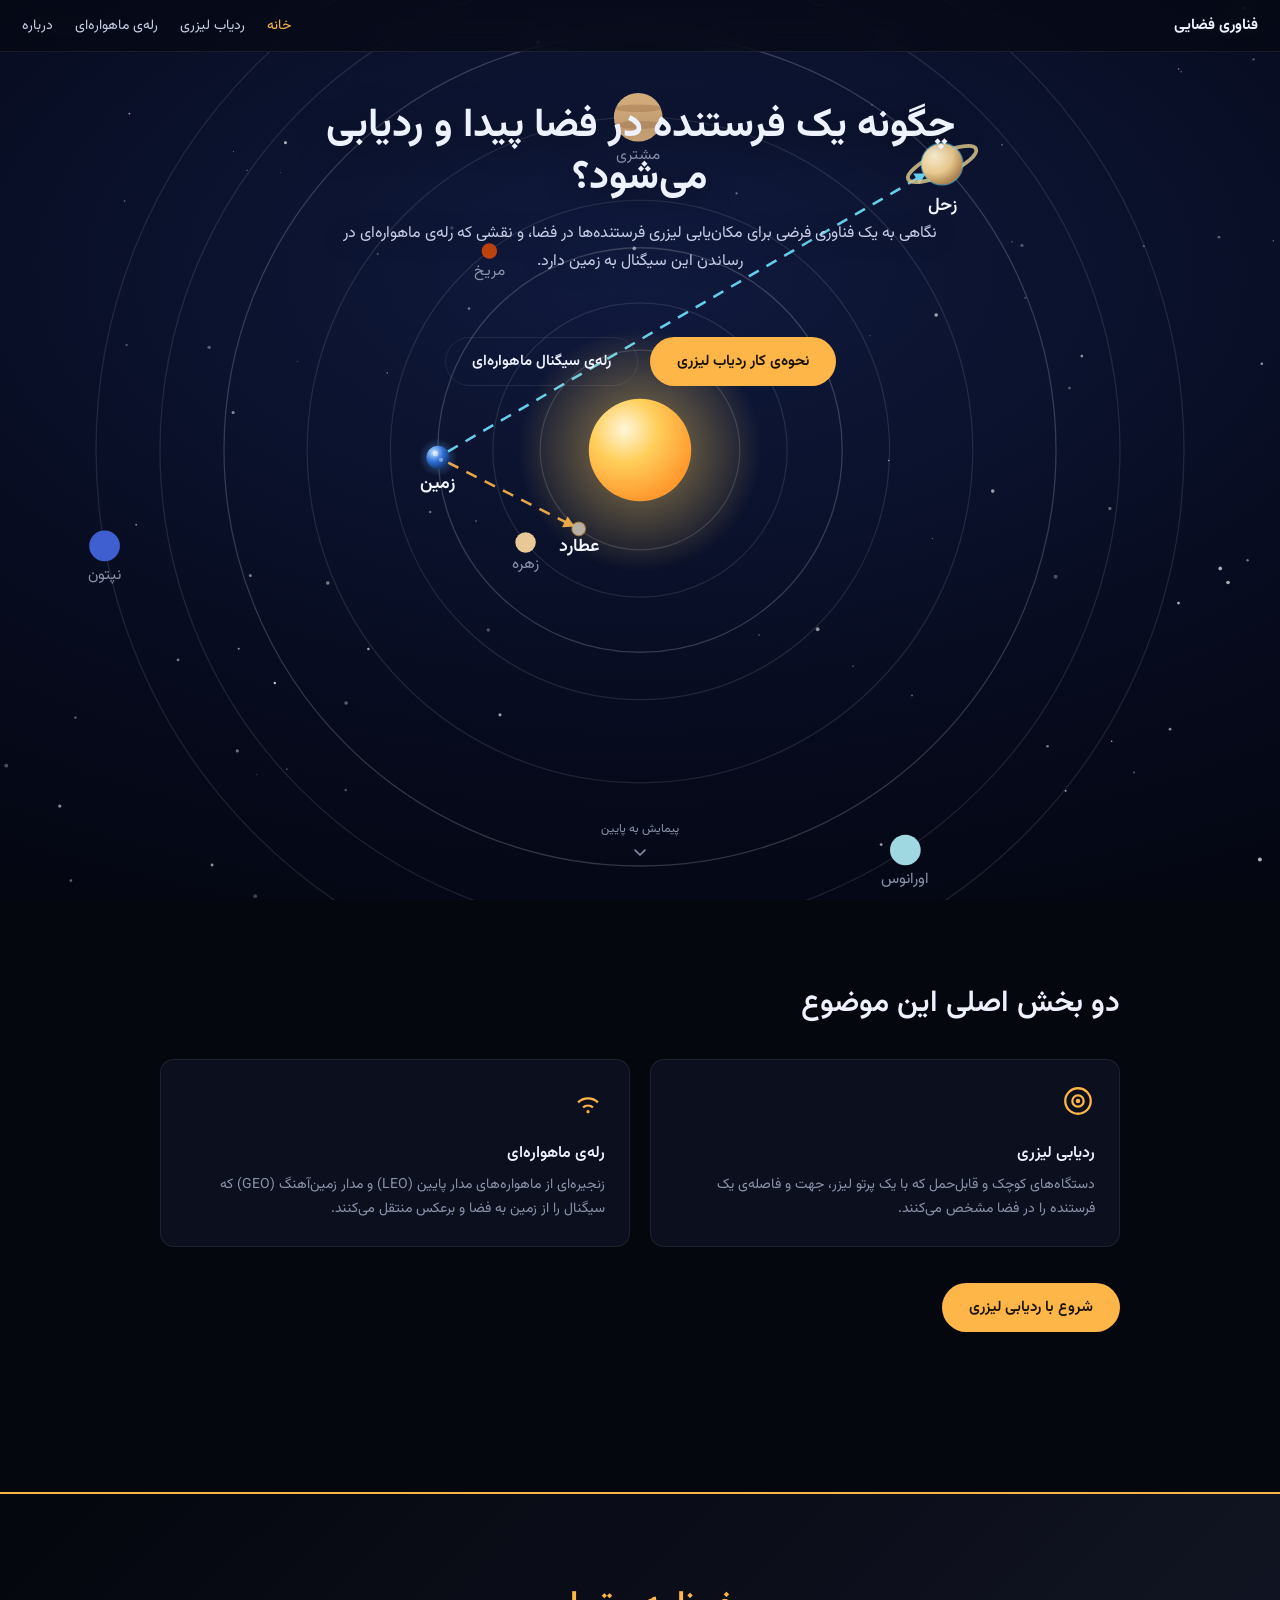
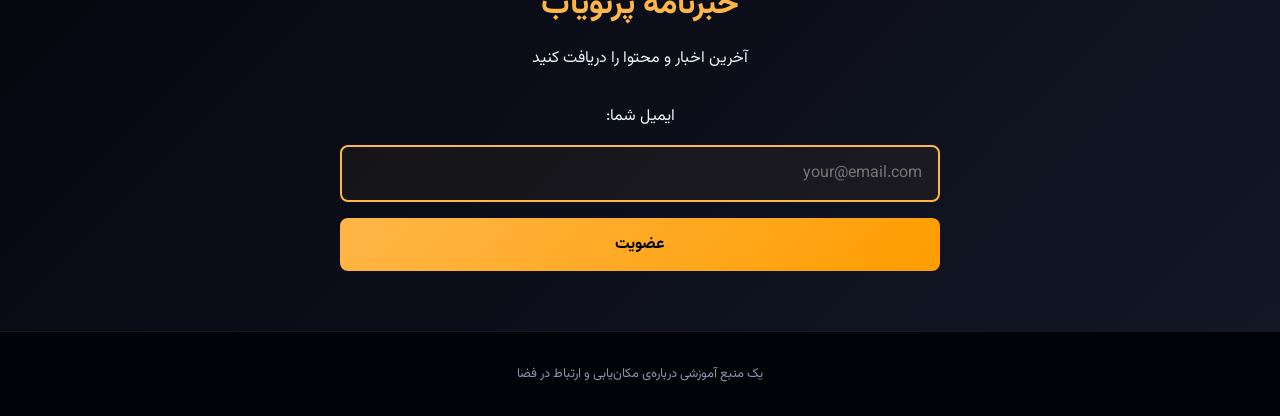
<file: index.html>
<!DOCTYPE html>
<html lang="fa" dir="rtl">
<head>
<meta charset="UTF-8">
<meta name="viewport" content="width=device-width, initial-scale=1.0">
<meta name="color-scheme" content="dark">
<title>مکان‌یابی لیزری و ارتباط ماهواره‌ای در فضا</title>
<link rel="preconnect" href="https://fonts.googleapis.com">
<link rel="preconnect" href="https://fonts.gstatic.com" crossorigin>
<link href="https://fonts.googleapis.com/css2?family=Vazirmatn:wght@400;500;600;700&display=swap" rel="stylesheet">
<link rel="stylesheet" href="styles.css">
</head>
<body>

<nav class="nav">
  <a class="nav-mark" href="index.html">فناوری فضایی</a>
  <div class="nav-links">
    <a href="index.html">خانه</a>
    <a href="product.html">ردیاب لیزری</a>
    <a href="tech.html">رله‌ی ماهواره‌ای</a>
    <a href="about.html">درباره</a>
  </div>
</nav>

<div id="bg-root"></div>

<main>
  <section id="hero" class="hero">
    <div class="hero-inner">
      <h1 class="hero-title">چگونه یک فرستنده در فضا پیدا و ردیابی می‌شود؟</h1>
      <p class="hero-sub">نگاهی به یک فناوری فرضی برای مکان‌یابی لیزری فرستنده‌ها در فضا، و نقشی که رله‌ی ماهواره‌ای در رساندن این سیگنال به زمین دارد.</p>
      <p class="hero-caption" id="caption" aria-live="polite"></p>
      <div class="hero-ctas">
        <a class="btn" href="product.html">نحوه‌ی کار ردیاب لیزری</a>
        <a class="btn btn-ghost" href="tech.html">رله‌ی سیگنال ماهواره‌ای</a>
      </div>
    </div>
    <a href="#more" class="scroll-cue">
      <span>پیمایش به پایین</span>
      <svg width="16" height="16" viewBox="0 0 16 16" aria-hidden="true"><path d="M3 6l5 5 5-5" stroke="currentColor" stroke-width="1.6" fill="none" stroke-linecap="round" stroke-linejoin="round"/></svg>
    </a>
  </section>

  <section id="more" class="section">
    <div class="section-inner">
      <h2>دو بخش اصلی این موضوع</h2>
      <div class="grid">
        <div class="card">
          <svg class="icon" viewBox="0 0 24 24" fill="none" stroke="currentColor" stroke-width="1.6"><circle cx="12" cy="12" r="9"/><circle cx="12" cy="12" r="4"/><circle cx="12" cy="12" r="0.8" fill="currentColor"/></svg>
          <h3>ردیابی لیزری</h3>
          <p>دستگاه‌های کوچک و قابل‌حمل که با یک پرتو لیزر، جهت و فاصله‌ی یک فرستنده را در فضا مشخص می‌کنند.</p>
        </div>
        <div class="card">
          <svg class="icon" viewBox="0 0 24 24" fill="none" stroke="currentColor" stroke-width="1.6"><path d="M5 13a10 10 0 0 1 14 0"/><path d="M8.5 16.5a5.5 5.5 0 0 1 7 0"/><circle cx="12" cy="19.5" r="1.1" fill="currentColor" stroke="none"/></svg>
          <h3>رله‌ی ماهواره‌ای</h3>
          <p>زنجیره‌ای از ماهواره‌های مدار پایین (LEO) و مدار زمین‌آهنگ (GEO) که سیگنال را از زمین به فضا و برعکس منتقل می‌کنند.</p>
        </div>
      </div>
      <div class="section-cta">
        <a class="btn" href="product.html">شروع با ردیابی لیزری</a>
      </div>
    </div>
  </section>

  <!-- کد فرم را اینجا قرار دهید -->
  <section class="newsletter">
  <div class="newsletter-content">
    <h2>خبرنامه پرتویاب</h2>
    <p>آخرین اخبار و محتوا را دریافت کنید</p>
    
    <form action="https://formspree.io/f/xrpbpaeb" method="POST" class="newsletter-form">
      <label for="email">ایمیل شما:</label>
      <input 
        type="email" 
        name="email" 
        id="email"
        placeholder="your@email.com"
        required
      >
      
      <button type="submit">عضویت</button>
    </form>
  </div>
  </section>

  
</main>

<footer class="site-footer">
  <p>یک منبع آموزشی درباره‌ی مکان‌یابی و ارتباط در فضا</p>
</footer>

<script src="script.js"></script>
</body>
</html>
</file>
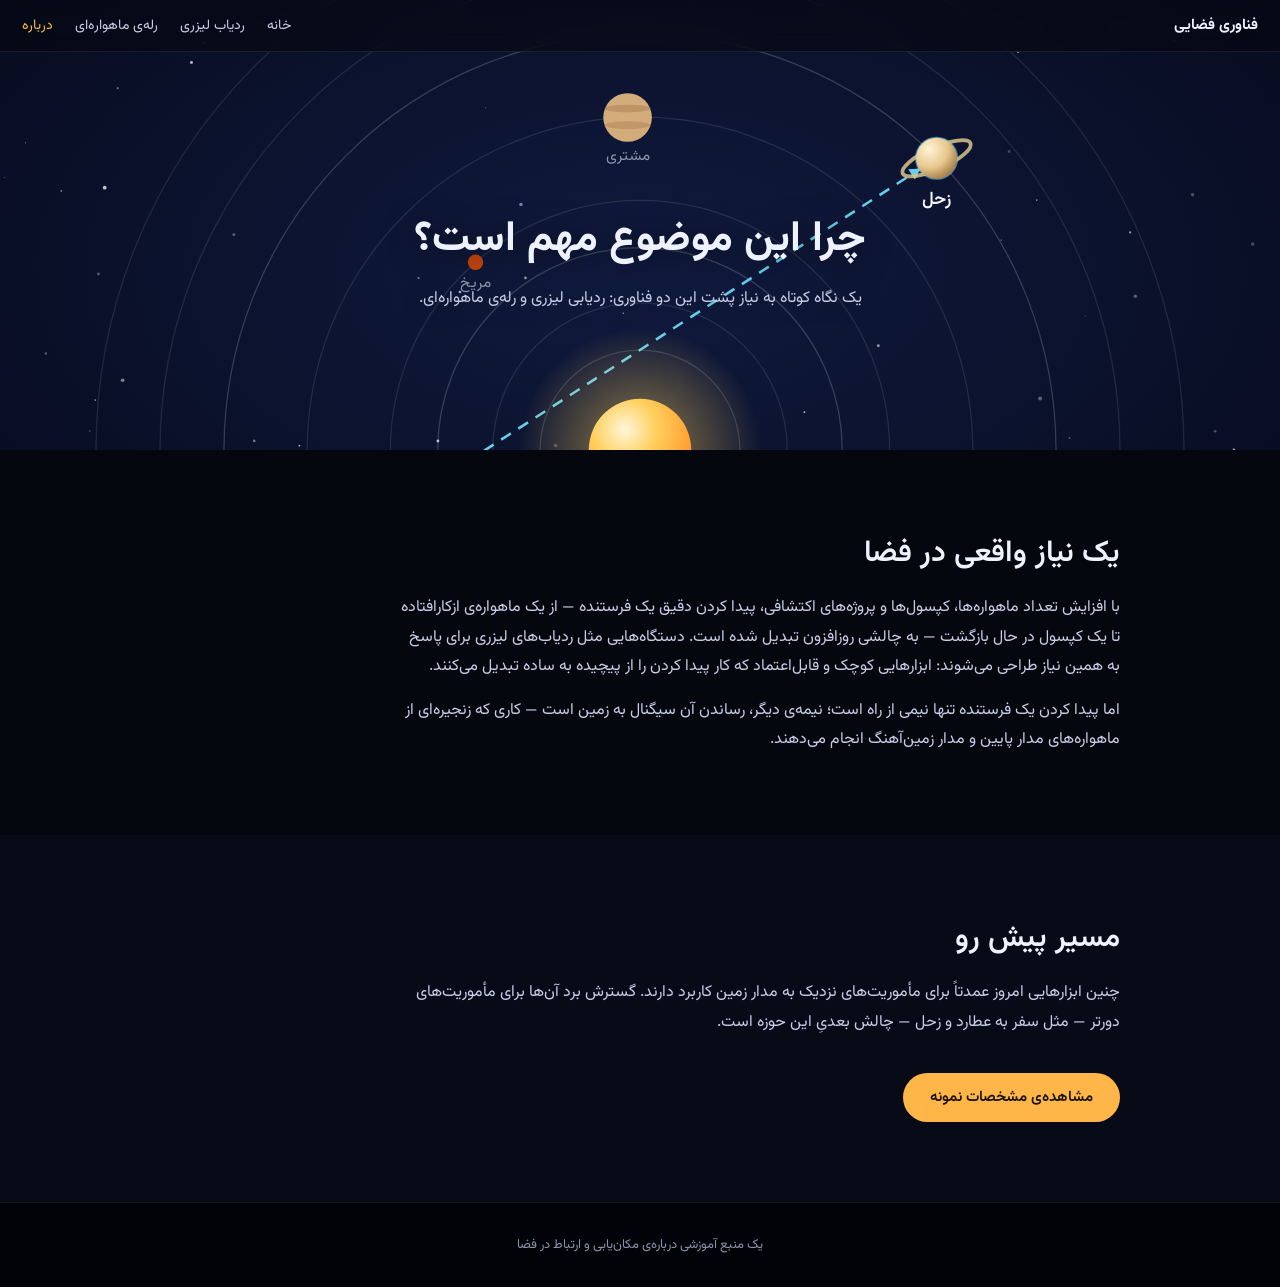
<file: about.html>
<!DOCTYPE html>
<html lang="fa" dir="rtl">
<head>
<meta charset="UTF-8">
<meta name="viewport" content="width=device-width, initial-scale=1.0">
<meta name="color-scheme" content="dark">
<title>درباره‌ی این منبع</title>
<link rel="preconnect" href="https://fonts.googleapis.com">
<link rel="preconnect" href="https://fonts.gstatic.com" crossorigin>
<link href="https://fonts.googleapis.com/css2?family=Vazirmatn:wght@400;500;600;700&display=swap" rel="stylesheet">
<link rel="stylesheet" href="styles.css">
</head>
<body>

<nav class="nav">
  <a class="nav-mark" href="index.html">فناوری فضایی</a>
  <div class="nav-links">
    <a href="index.html">خانه</a>
    <a href="product.html">ردیاب لیزری</a>
    <a href="tech.html">رله‌ی ماهواره‌ای</a>
    <a href="about.html">درباره</a>
  </div>
</nav>

<div id="bg-root"></div>

<main>
  <section class="page-header">
    <h1>چرا این موضوع مهم است؟</h1>
    <p>یک نگاه کوتاه به نیاز پشت این دو فناوری: ردیابی لیزری و رله‌ی ماهواره‌ای.</p>
  </section>

  <section class="section">
    <div class="section-inner">
      <h2>یک نیاز واقعی در فضا</h2>
      <p>با افزایش تعداد ماهواره‌ها، کپسول‌ها و پروژه‌های اکتشافی، پیدا کردن دقیق یک فرستنده — از یک ماهواره‌ی ازکارافتاده تا یک کپسول در حال بازگشت — به چالشی روزافزون تبدیل شده است. دستگاه‌هایی مثل ردیاب‌های لیزری برای پاسخ به همین نیاز طراحی می‌شوند: ابزارهایی کوچک و قابل‌اعتماد که کار پیدا کردن را از پیچیده به ساده تبدیل می‌کنند.</p>
      <p>اما پیدا کردن یک فرستنده تنها نیمی از راه است؛ نیمه‌ی دیگر، رساندن آن سیگنال به زمین است — کاری که زنجیره‌ای از ماهواره‌های مدار پایین و مدار زمین‌آهنگ انجام می‌دهند.</p>
    </div>
  </section>

  <section class="section section-alt">
    <div class="section-inner">
      <h2>مسیر پیش رو</h2>
      <p>چنین ابزارهایی امروز عمدتاً برای مأموریت‌های نزدیک به مدار زمین کاربرد دارند. گسترش برد آن‌ها برای مأموریت‌های دورتر — مثل سفر به عطارد و زحل — چالش بعدیِ این حوزه است.</p>
      <div class="section-cta">
        <a class="btn" href="product.html">مشاهده‌ی مشخصات نمونه</a>
      </div>
    </div>
  </section>
</main>

<footer class="site-footer">
  <p>یک منبع آموزشی درباره‌ی مکان‌یابی و ارتباط در فضا</p>
</footer>

<script src="script.js"></script>
</body>
</html>
</file>
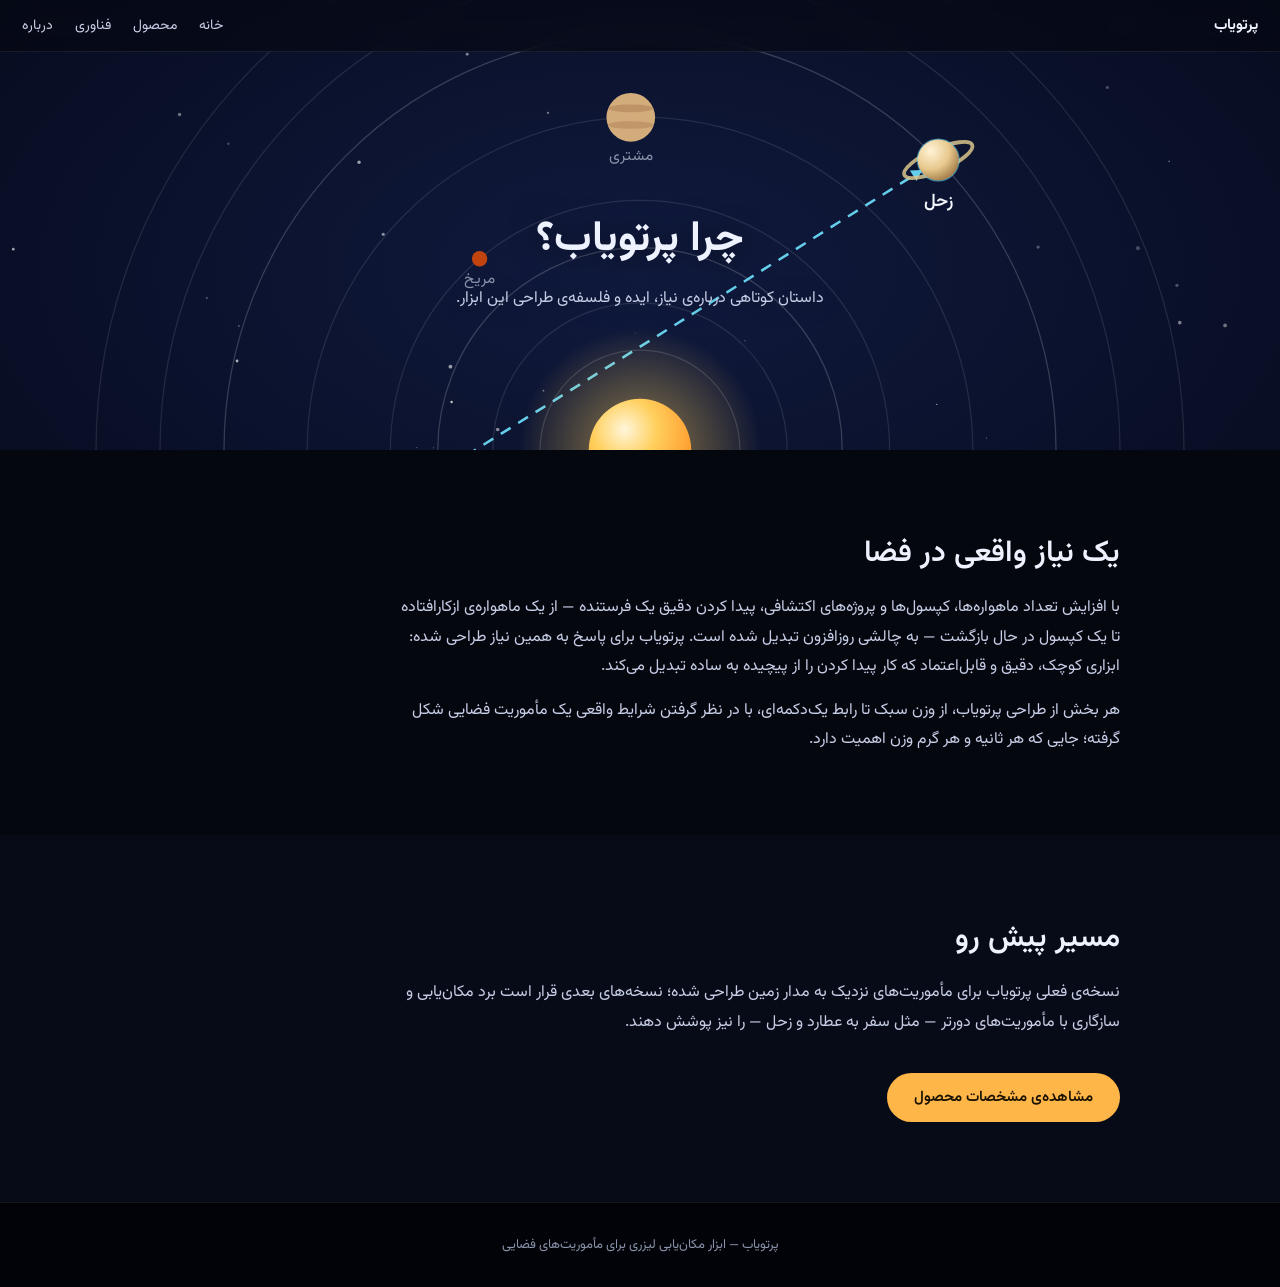
<file: about_v02.html>
<!DOCTYPE html>
<html lang="fa" dir="rtl">
<head>
<meta charset="UTF-8">
<meta name="viewport" content="width=device-width, initial-scale=1.0">
<meta name="color-scheme" content="dark">
<title>درباره — پرتویاب</title>
<link rel="preconnect" href="https://fonts.googleapis.com">
<link rel="preconnect" href="https://fonts.gstatic.com" crossorigin>
<link href="https://fonts.googleapis.com/css2?family=Vazirmatn:wght@400;500;600;700&display=swap" rel="stylesheet">
<link rel="stylesheet" href="styles.css">
</head>
<body>

<nav class="nav">
  <a class="nav-mark" href="index.html">پرتویاب</a>
  <div class="nav-links">
    <a href="index.html">خانه</a>
    <a href="product.html">محصول</a>
    <a href="tech.html">فناوری</a>
    <a href="about.html">درباره</a>
  </div>
</nav>

<div id="bg-root"></div>

<main>
  <section class="page-header">
    <h1>چرا پرتویاب؟</h1>
    <p>داستان کوتاهی درباره‌ی نیاز، ایده و فلسفه‌ی طراحی این ابزار.</p>
  </section>

  <section class="section">
    <div class="section-inner">
      <h2>یک نیاز واقعی در فضا</h2>
      <p>با افزایش تعداد ماهواره‌ها، کپسول‌ها و پروژه‌های اکتشافی، پیدا کردن دقیق یک فرستنده — از یک ماهواره‌ی ازکارافتاده تا یک کپسول در حال بازگشت — به چالشی روزافزون تبدیل شده است. پرتویاب برای پاسخ به همین نیاز طراحی شده: ابزاری کوچک، دقیق و قابل‌اعتماد که کار پیدا کردن را از پیچیده به ساده تبدیل می‌کند.</p>
      <p>هر بخش از طراحی پرتویاب، از وزن سبک تا رابط یک‌دکمه‌ای، با در نظر گرفتن شرایط واقعی یک مأموریت فضایی شکل گرفته؛ جایی که هر ثانیه و هر گرم وزن اهمیت دارد.</p>
    </div>
  </section>

  <section class="section section-alt">
    <div class="section-inner">
      <h2>مسیر پیش رو</h2>
      <p>نسخه‌ی فعلی پرتویاب برای مأموریت‌های نزدیک به مدار زمین طراحی شده؛ نسخه‌های بعدی قرار است برد مکان‌یابی و سازگاری با مأموریت‌های دورتر — مثل سفر به عطارد و زحل — را نیز پوشش دهند.</p>
      <div class="section-cta">
        <a class="btn" href="product.html">مشاهده‌ی مشخصات محصول</a>
      </div>
    </div>
  </section>
</main>

<footer class="site-footer">
  <p>پرتویاب — ابزار مکان‌یابی لیزری برای مأموریت‌های فضایی</p>
</footer>

<script src="script.js"></script>
</body>
</html>
</file>
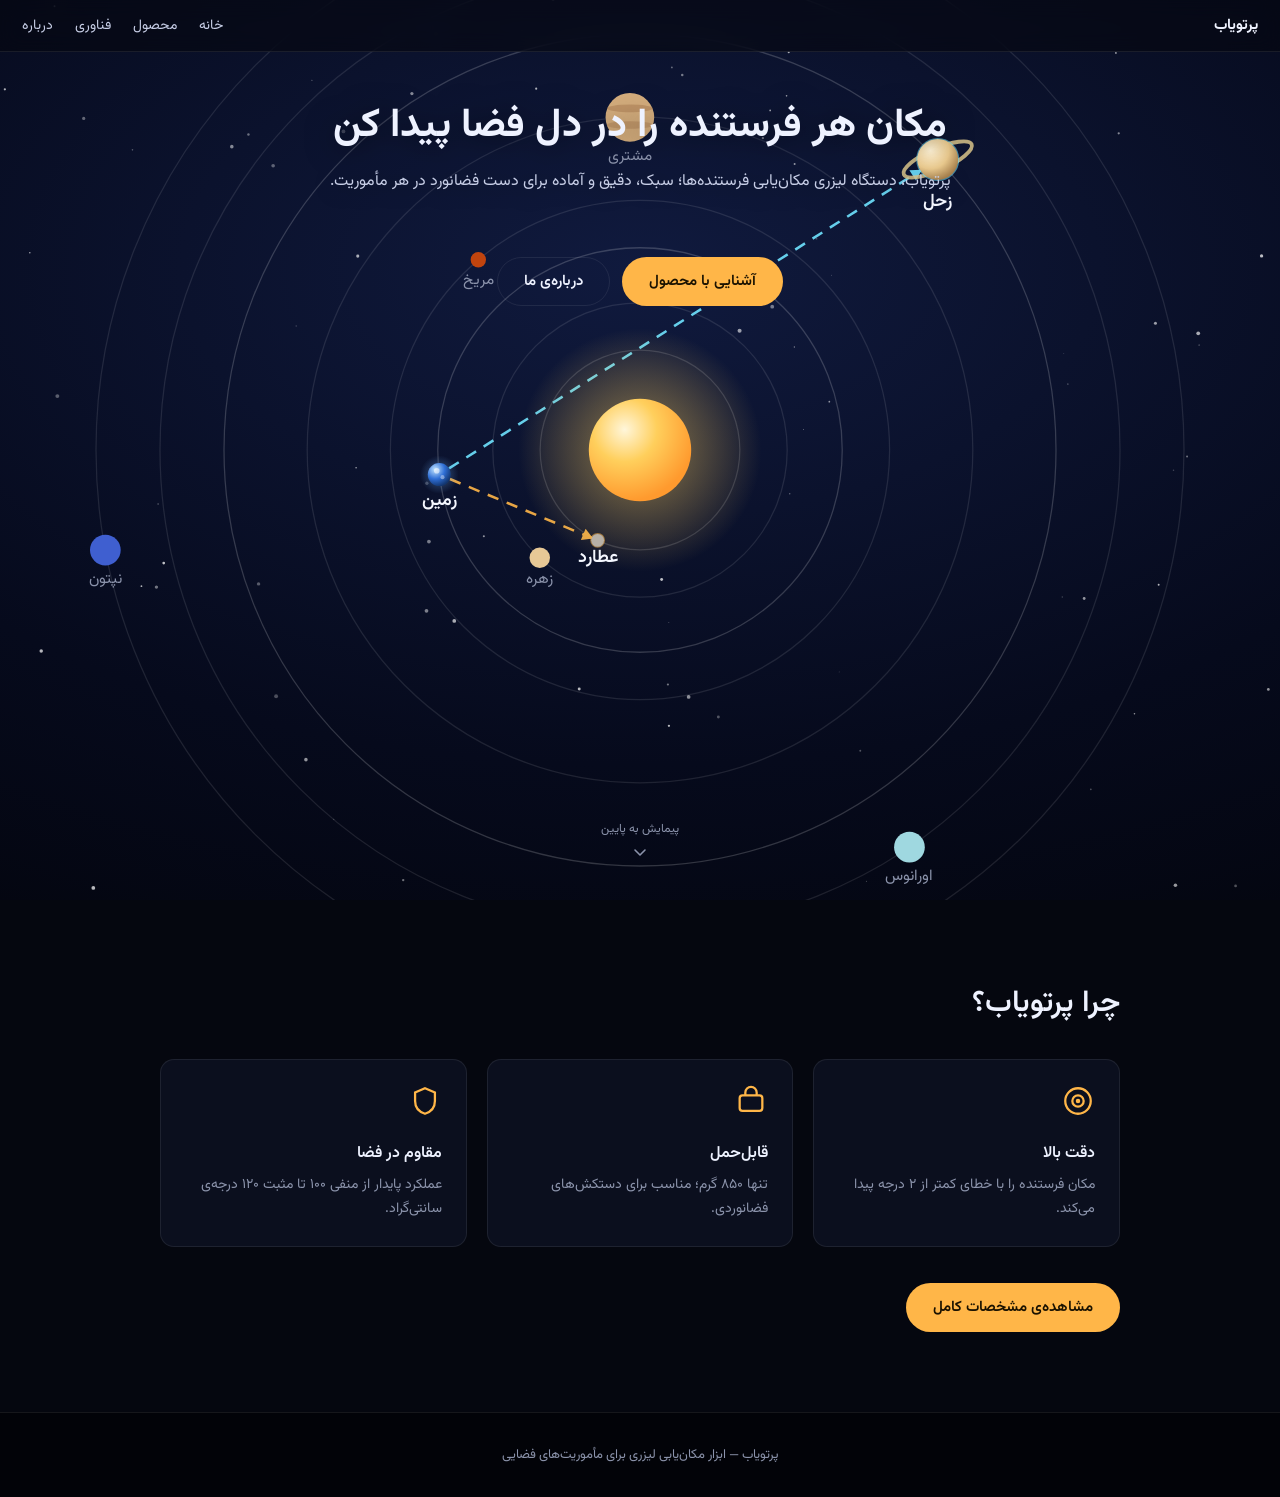
<file: index_v02.html>
<!DOCTYPE html>
<html lang="fa" dir="rtl">
<head>
<meta charset="UTF-8">
<meta name="viewport" content="width=device-width, initial-scale=1.0">
<meta name="color-scheme" content="dark">
<title>پرتویاب | مکان‌یابی لیزری فرستنده‌های فضایی</title>
<link rel="preconnect" href="https://fonts.googleapis.com">
<link rel="preconnect" href="https://fonts.gstatic.com" crossorigin>
<link href="https://fonts.googleapis.com/css2?family=Vazirmatn:wght@400;500;600;700&display=swap" rel="stylesheet">
<link rel="stylesheet" href="styles.css">
</head>
<body>

<nav class="nav">
  <a class="nav-mark" href="index.html">پرتویاب</a>
  <div class="nav-links">
    <a href="index.html">خانه</a>
    <a href="product.html">محصول</a>
    <a href="tech.html">فناوری</a>
    <a href="about.html">درباره</a>
  </div>
</nav>

<div id="bg-root"></div>

<main>
  <section id="hero" class="hero">
    <div class="hero-inner">
      <h1 class="hero-title">مکان هر فرستنده را در دل فضا پیدا کن</h1>
      <p class="hero-sub">پرتویاب، دستگاه لیزری مکان‌یابی فرستنده‌ها؛ سبک، دقیق و آماده برای دست فضانورد در هر مأموریت.</p>
      <p class="hero-caption" id="caption" aria-live="polite"></p>
      <div class="hero-ctas">
        <a class="btn" href="product.html">آشنایی با محصول</a>
        <a class="btn btn-ghost" href="about.html">درباره‌ی ما</a>
      </div>
    </div>
    <a href="#more" class="scroll-cue">
      <span>پیمایش به پایین</span>
      <svg width="16" height="16" viewBox="0 0 16 16" aria-hidden="true"><path d="M3 6l5 5 5-5" stroke="currentColor" stroke-width="1.6" fill="none" stroke-linecap="round" stroke-linejoin="round"/></svg>
    </a>
  </section>

  <section id="more" class="section">
    <div class="section-inner">
      <h2>چرا پرتویاب؟</h2>
      <div class="grid">
        <div class="card">
          <svg class="icon" viewBox="0 0 24 24" fill="none" stroke="currentColor" stroke-width="1.6"><circle cx="12" cy="12" r="9"/><circle cx="12" cy="12" r="4"/><circle cx="12" cy="12" r="0.8" fill="currentColor"/></svg>
          <h3>دقت بالا</h3>
          <p>مکان فرستنده را با خطای کمتر از ۲ درجه پیدا می‌کند.</p>
        </div>
        <div class="card">
          <svg class="icon" viewBox="0 0 24 24" fill="none" stroke="currentColor" stroke-width="1.6"><rect x="4" y="8" width="16" height="11" rx="2"/><path d="M8 8V6a4 4 0 0 1 8 0v2"/></svg>
          <h3>قابل‌حمل</h3>
          <p>تنها ۸۵۰ گرم؛ مناسب برای دستکش‌های فضانوردی.</p>
        </div>
        <div class="card">
          <svg class="icon" viewBox="0 0 24 24" fill="none" stroke="currentColor" stroke-width="1.6"><path d="M12 3l7 3v6c0 5-3.2 7.8-7 9-3.8-1.2-7-4-7-9V6l7-3z"/></svg>
          <h3>مقاوم در فضا</h3>
          <p>عملکرد پایدار از منفی ۱۰۰ تا مثبت ۱۲۰ درجه‌ی سانتی‌گراد.</p>
        </div>
      </div>
      <div class="section-cta">
        <a class="btn" href="product.html">مشاهده‌ی مشخصات کامل</a>
      </div>
    </div>
  </section>
</main>

<footer class="site-footer">
  <p>پرتویاب — ابزار مکان‌یابی لیزری برای مأموریت‌های فضایی</p>
</footer>

<script src="script.js"></script>
</body>
</html>
</file>
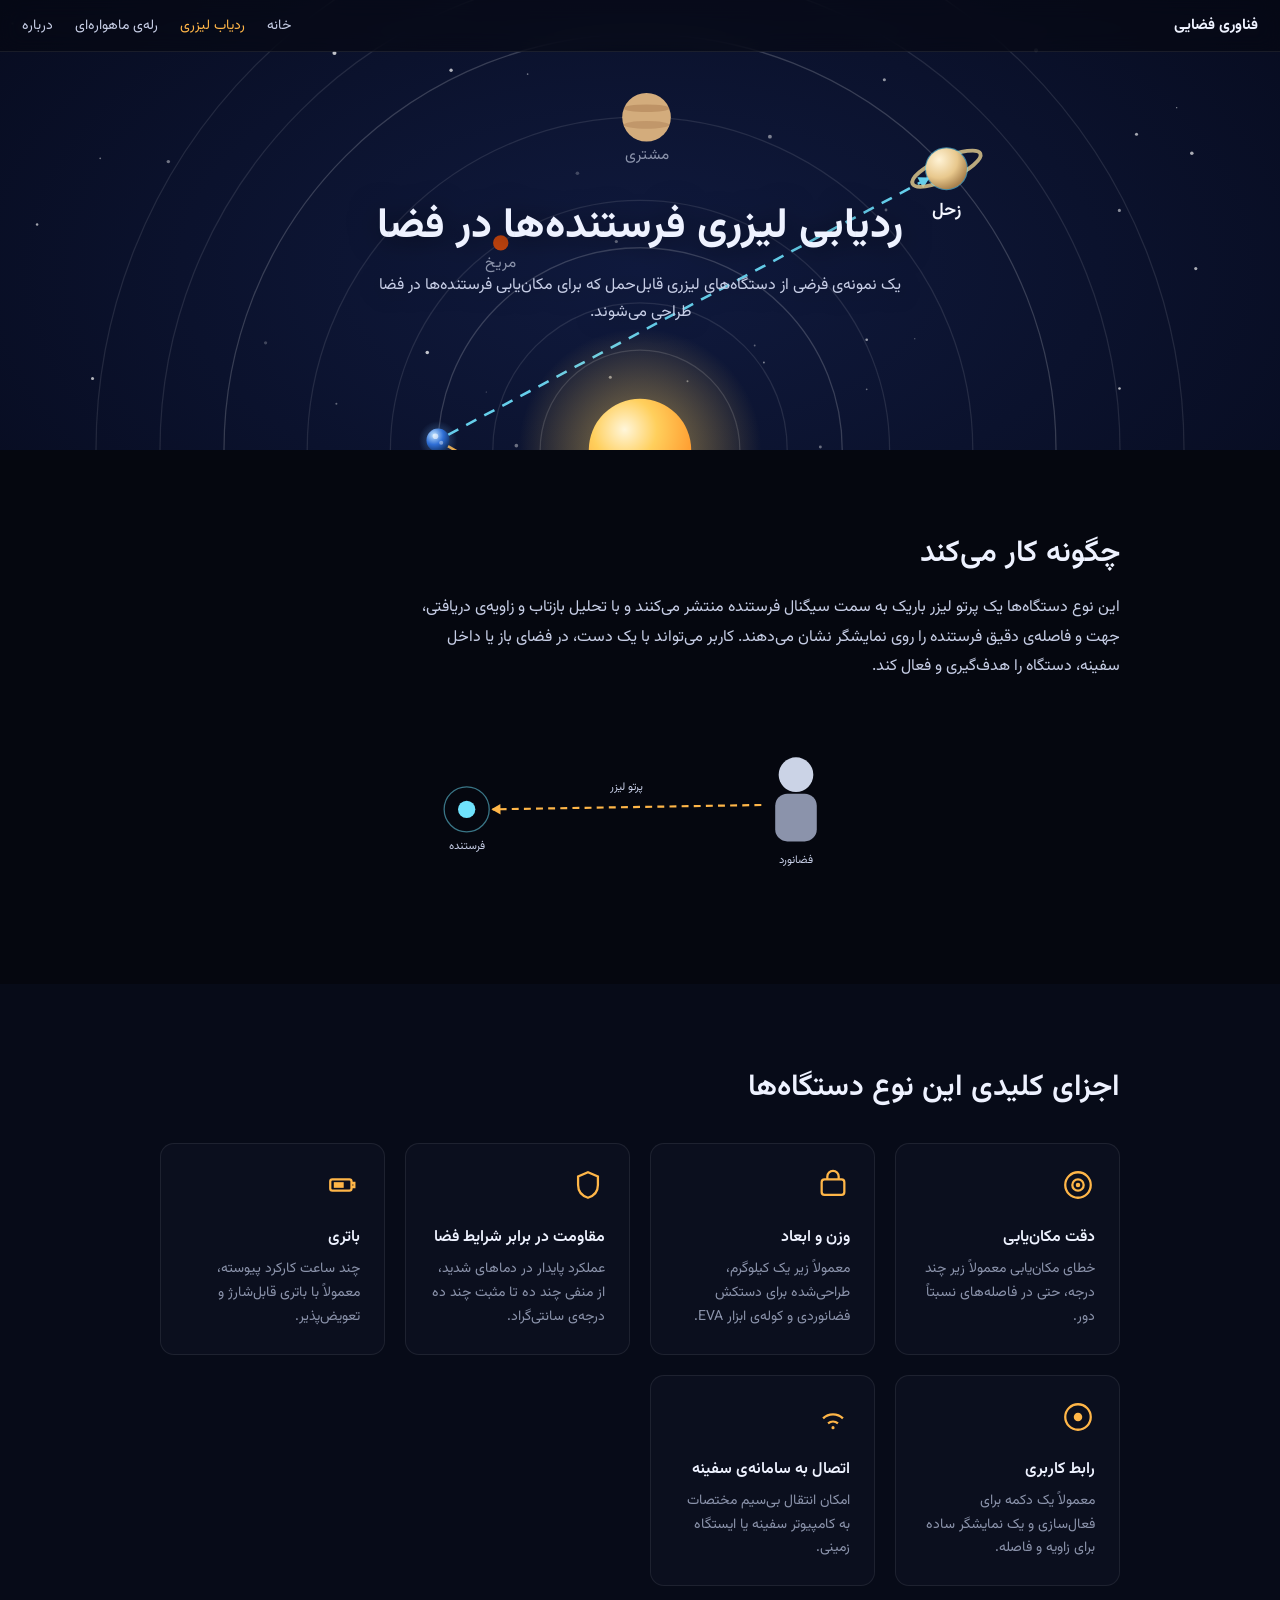
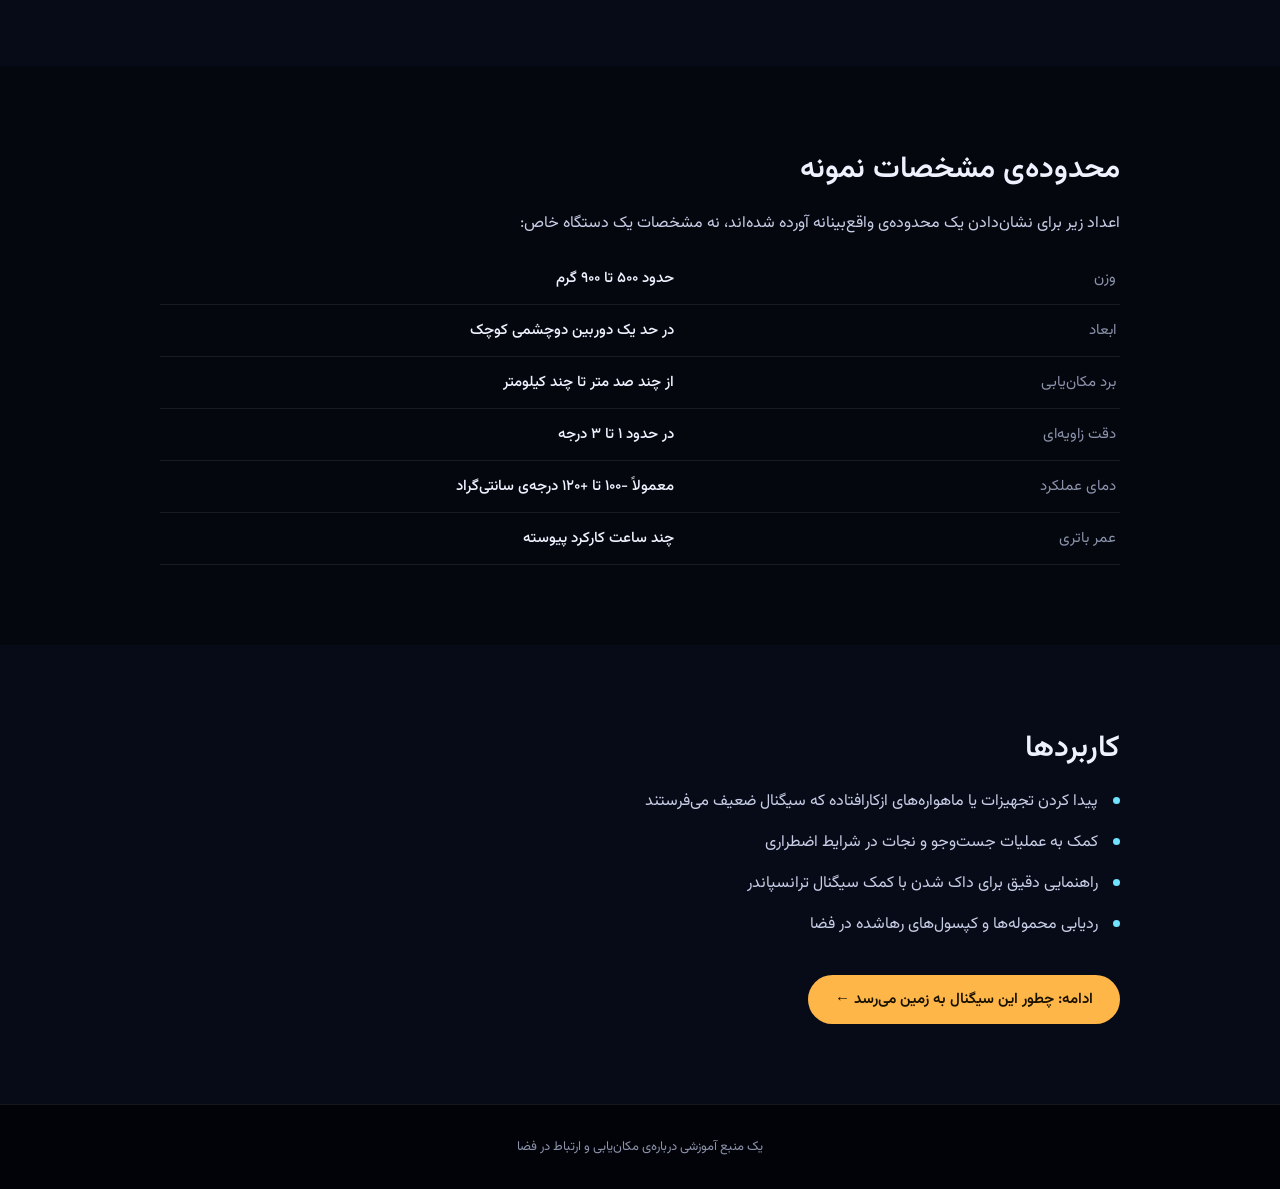
<file: product.html>
<!DOCTYPE html>
<html lang="fa" dir="rtl">
<head>
<meta charset="UTF-8">
<meta name="viewport" content="width=device-width, initial-scale=1.0">
<meta name="color-scheme" content="dark">
<title>ردیاب لیزری فضایی — نحوه‌ی کار و مشخصات نمونه</title>
<link rel="preconnect" href="https://fonts.googleapis.com">
<link rel="preconnect" href="https://fonts.gstatic.com" crossorigin>
<link href="https://fonts.googleapis.com/css2?family=Vazirmatn:wght@400;500;600;700&display=swap" rel="stylesheet">
<link rel="stylesheet" href="styles.css">
</head>
<body>

<nav class="nav">
  <a class="nav-mark" href="index.html">فناوری فضایی</a>
  <div class="nav-links">
    <a href="index.html">خانه</a>
    <a href="product.html">ردیاب لیزری</a>
    <a href="tech.html">رله‌ی ماهواره‌ای</a>
    <a href="about.html">درباره</a>
  </div>
</nav>

<div id="bg-root"></div>

<main>
  <section class="page-header">
    <h1>ردیابی لیزری فرستنده‌ها در فضا</h1>
    <p>یک نمونه‌ی فرضی از دستگاه‌های لیزری قابل‌حمل که برای مکان‌یابی فرستنده‌ها در فضا طراحی می‌شوند.</p>
  </section>

  <section class="section">
    <div class="section-inner">
      <h2>چگونه کار می‌کند</h2>
      <p>این نوع دستگاه‌ها یک پرتو لیزر باریک به سمت سیگنال فرستنده منتشر می‌کنند و با تحلیل بازتاب و زاویه‌ی دریافتی، جهت و فاصله‌ی دقیق فرستنده را روی نمایشگر نشان می‌دهند. کاربر می‌تواند با یک دست، در فضای باز یا داخل سفینه، دستگاه را هدف‌گیری و فعال کند.</p>

      <svg class="how-diagram" viewBox="0 0 600 220" role="img" aria-label="نمودار عملکرد: فضانورد پرتو لیزر را به سمت فرستنده هدایت می‌کند">
        <defs>
          <marker id="diagArrow" viewBox="0 0 10 10" refX="7" refY="5" markerWidth="6" markerHeight="6" orient="auto-start-reverse">
            <path d="M1 1L8 5L1 9Z" fill="#ffb648"/>
          </marker>
        </defs>
        <g transform="translate(100,110)">
          <circle r="26" class="diag-pulse" fill="none" stroke="#6fe3fd" stroke-width="1.5" opacity="0.5"/>
          <circle r="10" fill="#6fe3fd"/>
          <text y="46" text-anchor="middle" class="diag-label">فرستنده</text>
        </g>
        <line x1="440" y1="105" x2="130" y2="110" stroke="#ffb648" stroke-width="2.5" stroke-dasharray="8 6" marker-end="url(#diagArrow)"/>
        <text x="285" y="88" text-anchor="middle" class="diag-label">پرتو لیزر</text>
        <g transform="translate(480,100)">
          <circle cx="0" cy="-30" r="20" fill="#cbd3e6"/>
          <rect x="-24" y="-8" width="48" height="55" rx="14" fill="#8b93ab"/>
          <text y="72" text-anchor="middle" class="diag-label">فضانورد</text>
        </g>
      </svg>
    </div>
  </section>

  <section class="section section-alt">
    <div class="section-inner">
      <h2>اجزای کلیدی این نوع دستگاه‌ها</h2>
      <div class="grid">
        <div class="card">
          <svg class="icon" viewBox="0 0 24 24" fill="none" stroke="currentColor" stroke-width="1.6"><circle cx="12" cy="12" r="9"/><circle cx="12" cy="12" r="4"/><circle cx="12" cy="12" r="0.8" fill="currentColor"/></svg>
          <h3>دقت مکان‌یابی</h3>
          <p>خطای مکان‌یابی معمولاً زیر چند درجه، حتی در فاصله‌های نسبتاً دور.</p>
        </div>
        <div class="card">
          <svg class="icon" viewBox="0 0 24 24" fill="none" stroke="currentColor" stroke-width="1.6"><rect x="4" y="8" width="16" height="11" rx="2"/><path d="M8 8V6a4 4 0 0 1 8 0v2"/></svg>
          <h3>وزن و ابعاد</h3>
          <p>معمولاً زیر یک کیلوگرم، طراحی‌شده برای دستکش فضانوردی و کوله‌ی ابزار EVA.</p>
        </div>
        <div class="card">
          <svg class="icon" viewBox="0 0 24 24" fill="none" stroke="currentColor" stroke-width="1.6"><path d="M12 3l7 3v6c0 5-3.2 7.8-7 9-3.8-1.2-7-4-7-9V6l7-3z"/></svg>
          <h3>مقاومت در برابر شرایط فضا</h3>
          <p>عملکرد پایدار در دماهای شدید، از منفی چند ده تا مثبت چند ده درجه‌ی سانتی‌گراد.</p>
        </div>
        <div class="card">
          <svg class="icon" viewBox="0 0 24 24" fill="none" stroke="currentColor" stroke-width="1.6"><rect x="3" y="8" width="15" height="8" rx="1.5"/><path d="M18 10.5h2v3h-2"/><rect x="5.5" y="10" width="7" height="4" fill="currentColor" stroke="none"/></svg>
          <h3>باتری</h3>
          <p>چند ساعت کارکرد پیوسته، معمولاً با باتری قابل‌شارژ و تعویض‌پذیر.</p>
        </div>
        <div class="card">
          <svg class="icon" viewBox="0 0 24 24" fill="none" stroke="currentColor" stroke-width="1.6"><circle cx="12" cy="12" r="9"/><circle cx="12" cy="12" r="3" fill="currentColor" stroke="none"/></svg>
          <h3>رابط کاربری</h3>
          <p>معمولاً یک دکمه برای فعال‌سازی و یک نمایشگر ساده برای زاویه و فاصله.</p>
        </div>
        <div class="card">
          <svg class="icon" viewBox="0 0 24 24" fill="none" stroke="currentColor" stroke-width="1.6"><path d="M5 13a10 10 0 0 1 14 0"/><path d="M8.5 16.5a5.5 5.5 0 0 1 7 0"/><circle cx="12" cy="19.5" r="1.1" fill="currentColor" stroke="none"/></svg>
          <h3>اتصال به سامانه‌ی سفینه</h3>
          <p>امکان انتقال بی‌سیم مختصات به کامپیوتر سفینه یا ایستگاه زمینی.</p>
        </div>
      </div>
    </div>
  </section>

  <section class="section">
    <div class="section-inner">
      <h2>محدوده‌ی مشخصات نمونه</h2>
      <p>اعداد زیر برای نشان‌دادن یک محدوده‌ی واقع‌بینانه آورده شده‌اند، نه مشخصات یک دستگاه خاص:</p>
      <table class="spec-table">
        <tr><td>وزن</td><td>حدود ۵۰۰ تا ۹۰۰ گرم</td></tr>
        <tr><td>ابعاد</td><td>در حد یک دوربین دوچشمی کوچک</td></tr>
        <tr><td>برد مکان‌یابی</td><td>از چند صد متر تا چند کیلومتر</td></tr>
        <tr><td>دقت زاویه‌ای</td><td>در حدود ۱ تا ۳ درجه</td></tr>
        <tr><td>دمای عملکرد</td><td>معمولاً −۱۰۰ تا +۱۲۰ درجه‌ی سانتی‌گراد</td></tr>
        <tr><td>عمر باتری</td><td>چند ساعت کارکرد پیوسته</td></tr>
      </table>
    </div>
  </section>

  <section class="section section-alt">
    <div class="section-inner">
      <h2>کاربردها</h2>
      <ul class="list-clean">
        <li>پیدا کردن تجهیزات یا ماهواره‌های ازکارافتاده که سیگنال ضعیف می‌فرستند</li>
        <li>کمک به عملیات جست‌وجو و نجات در شرایط اضطراری</li>
        <li>راهنمایی دقیق برای داک شدن با کمک سیگنال ترانسپاندر</li>
        <li>ردیابی محموله‌ها و کپسول‌های رهاشده در فضا</li>
      </ul>
      <div class="section-cta">
        <a class="btn" href="tech.html">ادامه: چطور این سیگنال به زمین می‌رسد ←</a>
      </div>
    </div>
  </section>
</main>

<footer class="site-footer">
  <p>یک منبع آموزشی درباره‌ی مکان‌یابی و ارتباط در فضا</p>
</footer>

<script src="script.js"></script>
</body>
</html>
</file>
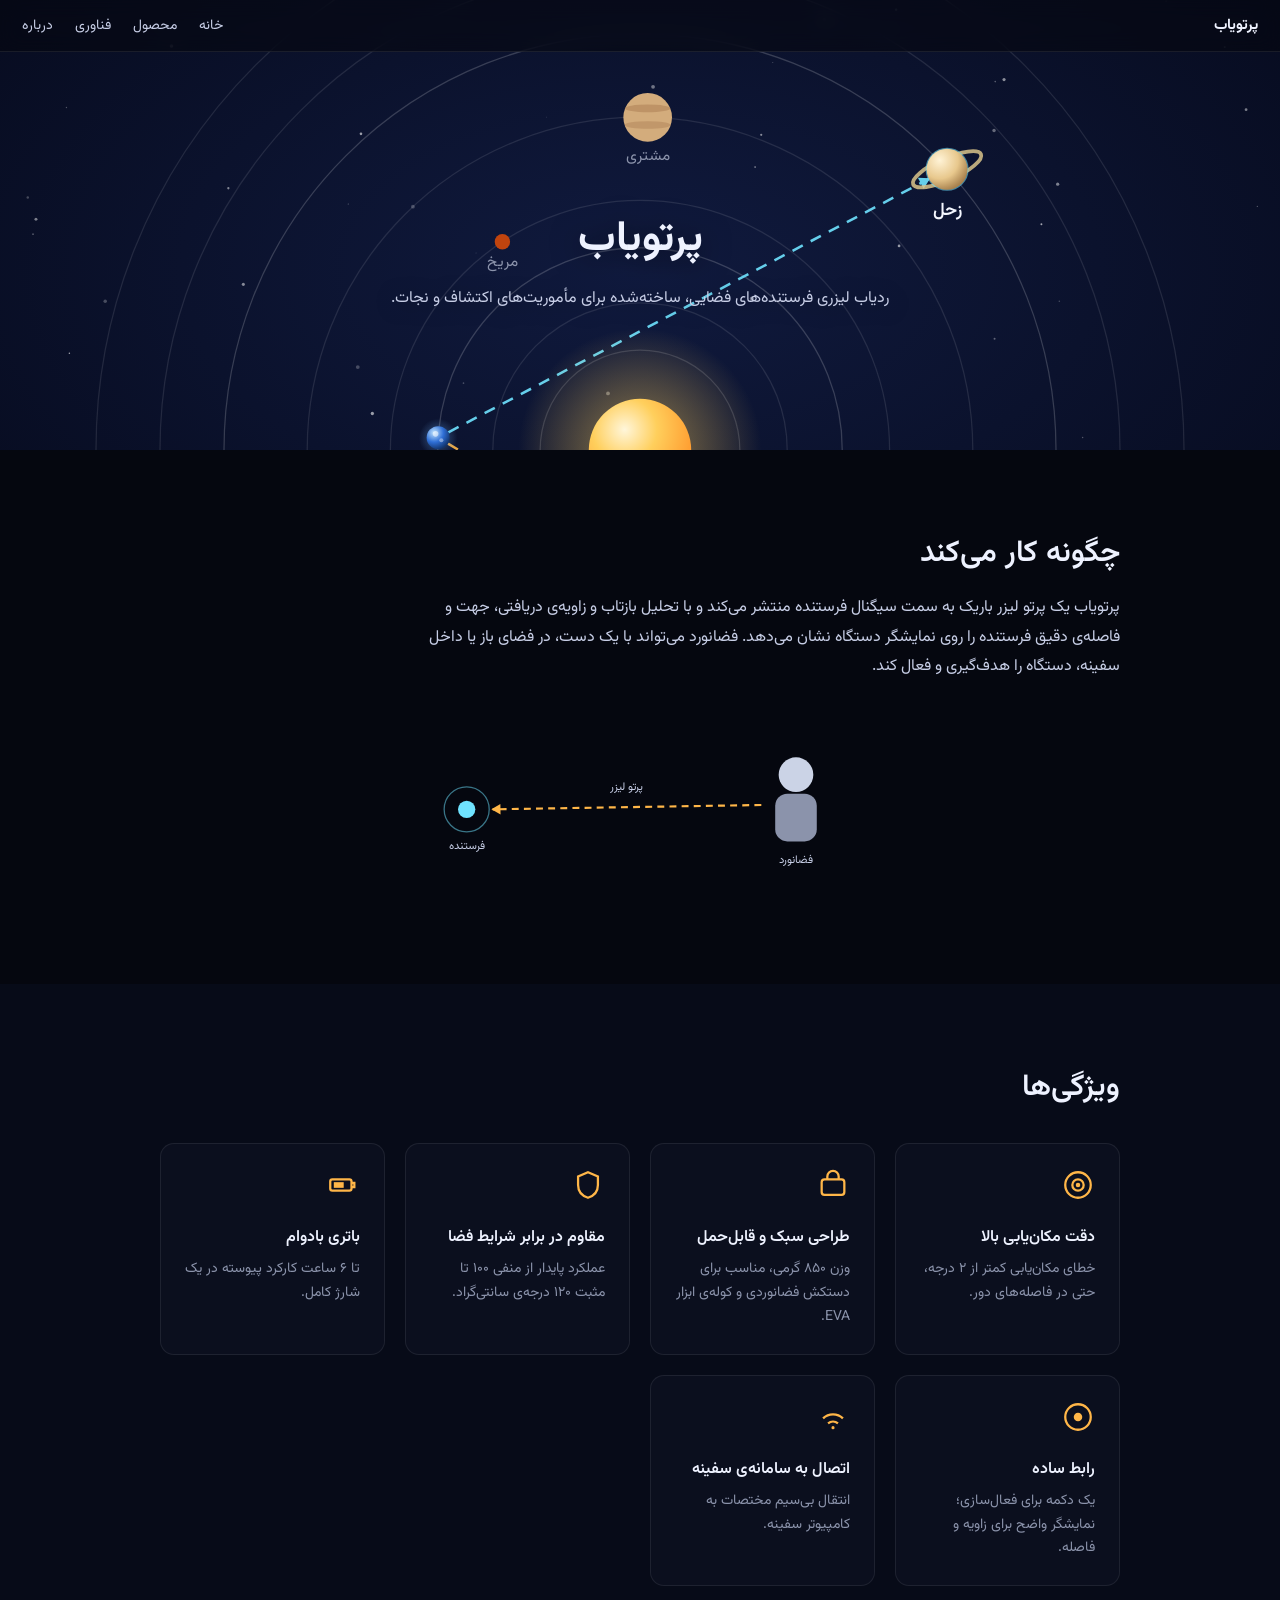
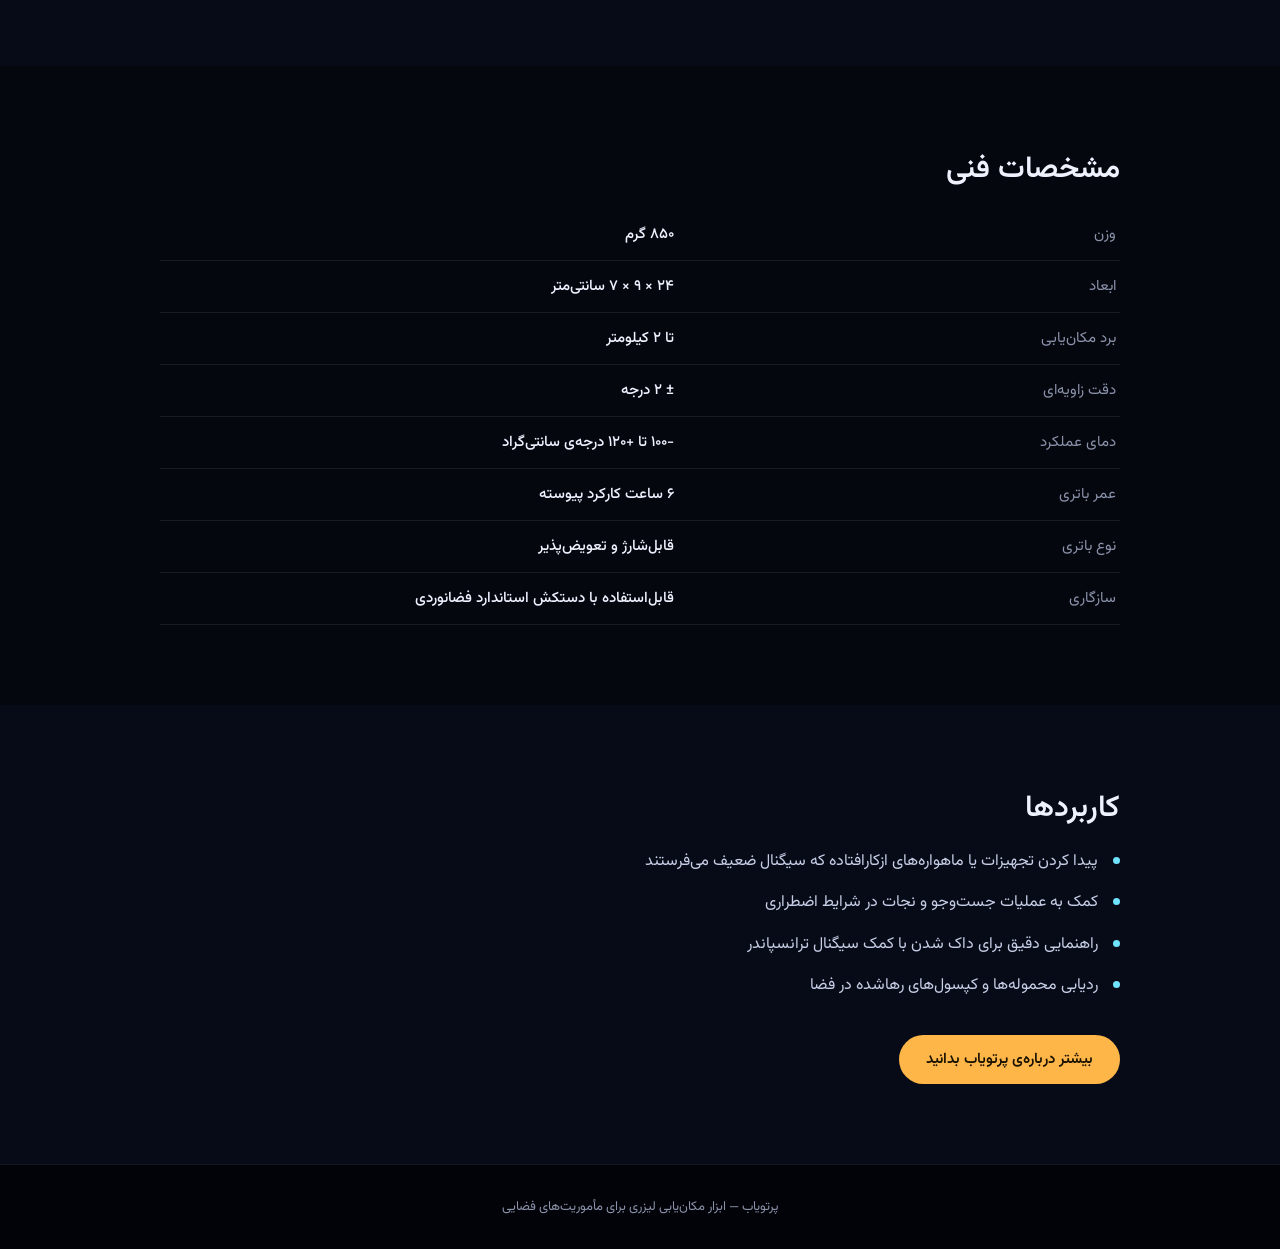
<file: product_v02.html>
<!DOCTYPE html>
<html lang="fa" dir="rtl">
<head>
<meta charset="UTF-8">
<meta name="viewport" content="width=device-width, initial-scale=1.0">
<meta name="color-scheme" content="dark">
<title>محصول — پرتویاب</title>
<link rel="preconnect" href="https://fonts.googleapis.com">
<link rel="preconnect" href="https://fonts.gstatic.com" crossorigin>
<link href="https://fonts.googleapis.com/css2?family=Vazirmatn:wght@400;500;600;700&display=swap" rel="stylesheet">
<link rel="stylesheet" href="styles.css">
</head>
<body>

<nav class="nav">
  <a class="nav-mark" href="index.html">پرتویاب</a>
  <div class="nav-links">
    <a href="index.html">خانه</a>
    <a href="product.html">محصول</a>
    <a href="tech.html">فناوری</a>
    <a href="about.html">درباره</a>
  </div>
</nav>

<div id="bg-root"></div>

<main>
  <section class="page-header">
    <h1>پرتویاب</h1>
    <p>ردیاب لیزری فرستنده‌های فضایی، ساخته‌شده برای مأموریت‌های اکتشاف و نجات.</p>
  </section>

  <section class="section">
    <div class="section-inner">
      <h2>چگونه کار می‌کند</h2>
      <p>پرتویاب یک پرتو لیزر باریک به سمت سیگنال فرستنده منتشر می‌کند و با تحلیل بازتاب و زاویه‌ی دریافتی، جهت و فاصله‌ی دقیق فرستنده را روی نمایشگر دستگاه نشان می‌دهد. فضانورد می‌تواند با یک دست، در فضای باز یا داخل سفینه، دستگاه را هدف‌گیری و فعال کند.</p>

      <svg class="how-diagram" viewBox="0 0 600 220" role="img" aria-label="نمودار عملکرد: فضانورد پرتو لیزر را به سمت فرستنده هدایت می‌کند">
        <defs>
          <marker id="diagArrow" viewBox="0 0 10 10" refX="7" refY="5" markerWidth="6" markerHeight="6" orient="auto-start-reverse">
            <path d="M1 1L8 5L1 9Z" fill="#ffb648"/>
          </marker>
        </defs>
        <g transform="translate(100,110)">
          <circle r="26" class="diag-pulse" fill="none" stroke="#6fe3ff" stroke-width="1.5" opacity="0.5"/>
          <circle r="10" fill="#6fe3ff"/>
          <text y="46" text-anchor="middle" class="diag-label">فرستنده</text>
        </g>
        <line x1="440" y1="105" x2="130" y2="110" stroke="#ffb648" stroke-width="2.5" stroke-dasharray="8 6" marker-end="url(#diagArrow)"/>
        <text x="285" y="88" text-anchor="middle" class="diag-label">پرتو لیزر</text>
        <g transform="translate(480,100)">
          <circle cx="0" cy="-30" r="20" fill="#cbd3e6"/>
          <rect x="-24" y="-8" width="48" height="55" rx="14" fill="#8b93ab"/>
          <text y="72" text-anchor="middle" class="diag-label">فضانورد</text>
        </g>
      </svg>
    </div>
  </section>

  <section class="section section-alt">
    <div class="section-inner">
      <h2>ویژگی‌ها</h2>
      <div class="grid">
        <div class="card">
          <svg class="icon" viewBox="0 0 24 24" fill="none" stroke="currentColor" stroke-width="1.6"><circle cx="12" cy="12" r="9"/><circle cx="12" cy="12" r="4"/><circle cx="12" cy="12" r="0.8" fill="currentColor"/></svg>
          <h3>دقت مکان‌یابی بالا</h3>
          <p>خطای مکان‌یابی کمتر از ۲ درجه، حتی در فاصله‌های دور.</p>
        </div>
        <div class="card">
          <svg class="icon" viewBox="0 0 24 24" fill="none" stroke="currentColor" stroke-width="1.6"><rect x="4" y="8" width="16" height="11" rx="2"/><path d="M8 8V6a4 4 0 0 1 8 0v2"/></svg>
          <h3>طراحی سبک و قابل‌حمل</h3>
          <p>وزن ۸۵۰ گرمی، مناسب برای دستکش فضانوردی و کوله‌ی ابزار EVA.</p>
        </div>
        <div class="card">
          <svg class="icon" viewBox="0 0 24 24" fill="none" stroke="currentColor" stroke-width="1.6"><path d="M12 3l7 3v6c0 5-3.2 7.8-7 9-3.8-1.2-7-4-7-9V6l7-3z"/></svg>
          <h3>مقاوم در برابر شرایط فضا</h3>
          <p>عملکرد پایدار از منفی ۱۰۰ تا مثبت ۱۲۰ درجه‌ی سانتی‌گراد.</p>
        </div>
        <div class="card">
          <svg class="icon" viewBox="0 0 24 24" fill="none" stroke="currentColor" stroke-width="1.6"><rect x="3" y="8" width="15" height="8" rx="1.5"/><path d="M18 10.5h2v3h-2"/><rect x="5.5" y="10" width="7" height="4" fill="currentColor" stroke="none"/></svg>
          <h3>باتری بادوام</h3>
          <p>تا ۶ ساعت کارکرد پیوسته در یک شارژ کامل.</p>
        </div>
        <div class="card">
          <svg class="icon" viewBox="0 0 24 24" fill="none" stroke="currentColor" stroke-width="1.6"><circle cx="12" cy="12" r="9"/><circle cx="12" cy="12" r="3" fill="currentColor" stroke="none"/></svg>
          <h3>رابط ساده</h3>
          <p>یک دکمه برای فعال‌سازی؛ نمایشگر واضح برای زاویه و فاصله.</p>
        </div>
        <div class="card">
          <svg class="icon" viewBox="0 0 24 24" fill="none" stroke="currentColor" stroke-width="1.6"><path d="M5 13a10 10 0 0 1 14 0"/><path d="M8.5 16.5a5.5 5.5 0 0 1 7 0"/><circle cx="12" cy="19.5" r="1.1" fill="currentColor" stroke="none"/></svg>
          <h3>اتصال به سامانه‌ی سفینه</h3>
          <p>انتقال بی‌سیم مختصات به کامپیوتر سفینه.</p>
        </div>
      </div>
    </div>
  </section>

  <section class="section">
    <div class="section-inner">
      <h2>مشخصات فنی</h2>
      <table class="spec-table">
        <tr><td>وزن</td><td>۸۵۰ گرم</td></tr>
        <tr><td>ابعاد</td><td>۲۴ × ۹ × ۷ سانتی‌متر</td></tr>
        <tr><td>برد مکان‌یابی</td><td>تا ۲ کیلومتر</td></tr>
        <tr><td>دقت زاویه‌ای</td><td>± ۲ درجه</td></tr>
        <tr><td>دمای عملکرد</td><td>−۱۰۰ تا +۱۲۰ درجه‌ی سانتی‌گراد</td></tr>
        <tr><td>عمر باتری</td><td>۶ ساعت کارکرد پیوسته</td></tr>
        <tr><td>نوع باتری</td><td>قابل‌شارژ و تعویض‌پذیر</td></tr>
        <tr><td>سازگاری</td><td>قابل‌استفاده با دستکش استاندارد فضانوردی</td></tr>
      </table>
    </div>
  </section>

  <section class="section section-alt">
    <div class="section-inner">
      <h2>کاربردها</h2>
      <ul class="list-clean">
        <li>پیدا کردن تجهیزات یا ماهواره‌های ازکارافتاده که سیگنال ضعیف می‌فرستند</li>
        <li>کمک به عملیات جست‌وجو و نجات در شرایط اضطراری</li>
        <li>راهنمایی دقیق برای داک شدن با کمک سیگنال ترانسپاندر</li>
        <li>ردیابی محموله‌ها و کپسول‌های رهاشده در فضا</li>
      </ul>
      <div class="section-cta">
        <a class="btn" href="about.html">بیشتر درباره‌ی پرتویاب بدانید</a>
      </div>
    </div>
  </section>
</main>

<footer class="site-footer">
  <p>پرتویاب — ابزار مکان‌یابی لیزری برای مأموریت‌های فضایی</p>
</footer>

<script src="script.js"></script>
</body>
</html>
</file>
<file: styles.css>
:root{
  --void:#05070f;
  --void-2:#020308;
  --nebula:#101a3e;
  --nebula-2:#060a1c;
  --ink:#eef2ff;
  --ink-soft:#c7cee6;
  --ink-mute:#8b93ab;
  --gold:#ffb648;
  --cyan:#6fe3ff;
  --card:#0b0f1e;
  --border:rgba(255,255,255,0.08);
  --font:'Vazirmatn', Tahoma, Arial, sans-serif;
  color-scheme: dark;
}
*{ box-sizing:border-box; }
html,body{ margin:0; padding:0; background:var(--void); }
body{ font-family:var(--font); color:var(--ink); }
a{ color:inherit; }
@media (prefers-reduced-motion:no-preference){ html{ scroll-behavior:smooth; } }

/* nav */
.nav{ position:fixed; top:0; left:0; right:0; z-index:50; display:flex; align-items:center; justify-content:space-between; padding:14px 22px; background:rgba(5,7,15,0.6); backdrop-filter:blur(10px); -webkit-backdrop-filter:blur(10px); border-bottom:1px solid var(--border); }
.nav-mark{ font-size:15px; font-weight:700; color:var(--ink); text-decoration:none; }
.nav-links{ display:flex; gap:22px; }
.nav-links a{ font-size:14px; color:var(--ink-soft); text-decoration:none; }
.nav-links a:hover{ color:var(--ink); }
.nav-links a[aria-current="page"]{ color:var(--gold); }
.nav-links a:focus-visible{ outline:2px solid var(--ink); outline-offset:3px; border-radius:4px; }

/* fixed animated background (injected by script.js into #bg-root) */
.bg-solar{ position:fixed; inset:0; z-index:0; background:radial-gradient(ellipse 130% 100% at 50% 30%, var(--nebula) 0%, var(--nebula-2) 55%, var(--void-2) 100%); }
#solar-svg{ position:absolute; inset:0; width:100%; height:100%; display:block; }
.label{ text-anchor:middle; font-family:var(--font); }
.label-strong{ fill:#f4f7ff; font-weight:600; font-size:14px; }
.label-soft{ fill:var(--ink-mute); font-weight:400; font-size:12px; }
.planet{ cursor:pointer; }
.traveler{ pointer-events:none; }
.pulse{ fill:none; stroke-width:1.6; opacity:.55; transform-box:fill-box; transform-origin:center; }
.pulse-gold{ stroke:var(--gold); }
.pulse-cyan{ stroke:var(--cyan); }
#path-em,#path-es{ transition:stroke-width .2s ease; }
.boost{ stroke-width:4; }
@media (prefers-reduced-motion:no-preference){
  .pulse{ animation:pulse 2.4s ease-out infinite; }
  #path-em,#path-es{ animation:dashflow 1.3s linear infinite; }
  .star.twinkle{ animation:twinkle 3s ease-in-out infinite; }
  .diag-pulse{ animation:pulse 2.4s ease-out infinite; transform-box:fill-box; transform-origin:center; }
}
@keyframes pulse{ 0%{ transform:scale(1); opacity:.55; } 100%{ transform:scale(2.8); opacity:0; } }
@keyframes twinkle{ 0%,100%{ opacity:.25; } 50%{ opacity:.9; } }
@keyframes dashflow{ to{ stroke-dashoffset:-32; } }

/* home hero */
.hero{ position:relative; z-index:1; min-height:100vh; min-height:100dvh; display:flex; flex-direction:column; align-items:center; text-align:center; padding:calc(64px + 4vh) 20px 40px; pointer-events:none; }
.hero-inner{ max-width:640px; }
.hero-title{ margin:0 0 16px; font-size:clamp(24px,5vw,40px); font-weight:700; line-height:1.3; text-shadow:0 2px 28px rgba(0,0,0,.55); }
.hero-sub{ margin:0 0 20px; font-size:16px; color:var(--ink-soft); line-height:1.75; text-shadow:0 2px 20px rgba(0,0,0,.5); }
.hero-caption{ min-height:1.5em; margin:0 0 20px; font-size:14px; font-weight:500; color:var(--gold); text-shadow:0 2px 16px rgba(0,0,0,.6); }
.hero-ctas{ display:flex; gap:12px; justify-content:center; flex-wrap:wrap; }
.scroll-cue{ pointer-events:auto; margin-top:auto; display:flex; flex-direction:column; align-items:center; gap:6px; color:var(--ink-mute); text-decoration:none; font-size:12px; }
.scroll-cue:focus-visible{ outline:2px solid var(--ink); outline-offset:4px; border-radius:6px; }

/* short page header (product / about) */
.page-header{ position:relative; z-index:1; min-height:50vh; display:flex; flex-direction:column; justify-content:center; align-items:center; text-align:center; padding:110px 20px 40px; pointer-events:none; }
.page-header h1{ margin:0 0 12px; font-size:clamp(26px,5vw,42px); font-weight:700; text-shadow:0 2px 28px rgba(0,0,0,.6); }
.page-header p{ margin:0; max-width:560px; font-size:16px; color:var(--ink-soft); line-height:1.7; text-shadow:0 2px 20px rgba(0,0,0,.5); }

/* content sections */
.section{ position:relative; z-index:10; background:var(--void); padding:80px 20px; }
.section-alt{ background:#070b18; }
.section-inner{ max-width:960px; margin:0 auto; }
.section h2{ margin:0 0 16px; font-size:clamp(22px,3.4vw,30px); font-weight:600; }
.section p{ margin:0 0 14px; font-size:16px; line-height:1.85; color:var(--ink-soft); max-width:720px; }
.section p:last-child{ margin-bottom:0; }
.section-cta{ margin-top:36px; }

.grid{ display:grid; grid-template-columns:repeat(auto-fit,minmax(220px,1fr)); gap:20px; margin-top:32px; }
.card{ background:var(--card); border:1px solid var(--border); border-radius:14px; padding:24px; }
.card .icon{ width:34px; height:34px; color:var(--gold); margin-bottom:14px; }
.card h3{ margin:0 0 8px; font-size:16px; font-weight:600; }
.card p{ margin:0; font-size:14px; color:var(--ink-mute); line-height:1.7; max-width:none; }

.spec-table{ width:100%; border-collapse:collapse; margin-top:8px; }
.spec-table tr{ border-bottom:1px solid var(--border); }
.spec-table td{ padding:14px 4px; font-size:15px; }
.spec-table td:first-child{ color:var(--ink-mute); width:46%; }
.spec-table td:last-child{ color:var(--ink); font-weight:500; }

.list-clean{ margin:0; padding:0; list-style:none; display:grid; gap:14px; }
.list-clean li{ padding-right:22px; position:relative; font-size:16px; color:var(--ink-soft); line-height:1.7; }
.list-clean li::before{ content:""; position:absolute; right:0; top:9px; width:7px; height:7px; border-radius:50%; background:var(--cyan); }

.btn{ display:inline-flex; align-items:center; gap:8px; padding:12px 26px; border-radius:999px; background:var(--gold); color:#1a1200; font-weight:600; font-size:15px; text-decoration:none; pointer-events:auto; border:1px solid transparent; }
.btn:hover{ background:#ffc670; }
.btn:focus-visible{ outline:2px solid var(--ink); outline-offset:4px; }
.btn-ghost{ background:transparent; border:1px solid var(--border); color:var(--ink); }
.btn-ghost:hover{ border-color:rgba(255,255,255,0.25); }

.how-diagram{ width:100%; max-width:520px; display:block; margin:32px auto 0; }
.diag-label{ font-family:var(--font); font-size:13px; fill:var(--ink-soft); }

.site-footer{ position:relative; z-index:10; background:var(--void-2); padding:32px 20px; text-align:center; border-top:1px solid var(--border); }
.site-footer p{ margin:0; font-size:13px; color:var(--ink-mute); }
/* ========== NEWSLETTER SECTION ========== */
.newsletter {
  position: relative;
  z-index: 10;
  background: linear-gradient(135deg, rgba(5, 7, 15, 0.95), rgba(20, 24, 40, 0.95));
  border-top: 2px solid var(--gold);
  padding: 60px 20px;
  margin-top: 80px;
}

.newsletter-content {
  max-width: 600px;
  margin: 0 auto;
  text-align: center;
}

.newsletter-content h2 {
  font-size: 32px;
  font-weight: 700;
  color: var(--gold);
  margin-bottom: 16px;
  font-family: 'Vazirmatn', Tahoma, Arial, sans-serif;
}

.newsletter-content p {
  font-size: 16px;
  color: var(--light-text);
  margin-bottom: 32px;
  line-height: 1.6;
}

.newsletter-form {
  display: flex;
  flex-direction: column;
  gap: 16px;
  margin-top: 24px;
}

.newsletter-form input[type="email"],
.newsletter-form input[type="text"] {
  padding: 14px 16px;
  font-size: 16px;
  border: 2px solid var(--gold);
  border-radius: 8px;
  background: rgba(255, 182, 72, 0.05);
  color: var(--light-text);
  font-family: 'Vazirmatn', Tahoma, Arial, sans-serif;
  transition: all 0.3s ease;
}

.newsletter-form input[type="email"]:focus,
.newsletter-form input[type="text"]:focus {
  outline: none;
  border-color: var(--accent);
  background: rgba(255, 182, 72, 0.1);
  box-shadow: 0 0 12px rgba(255, 182, 72, 0.3);
}

.newsletter-form button {
  padding: 14px 32px;
  font-size: 16px;
  font-weight: 700;
  border: none;
  border-radius: 8px;
  background: linear-gradient(135deg, var(--gold), #ff9d00);
  color: #000;
  cursor: pointer;
  transition: all 0.3s ease;
  font-family: 'Vazirmatn', Tahoma, Arial, sans-serif;
}

.newsletter-form button:hover {
  transform: translateY(-3px);
  box-shadow: 0 8px 20px rgba(255, 182, 72, 0.4);
}

.newsletter-form button:active {
  transform: translateY(-1px);
}

/* Responsive */
@media (max-width: 768px) {
  .newsletter {
    padding: 40px 16px;
  }

  .newsletter-content h2 {
    font-size: 24px;
  }

  .newsletter-form {
    gap: 12px;
  }
}
</file>
